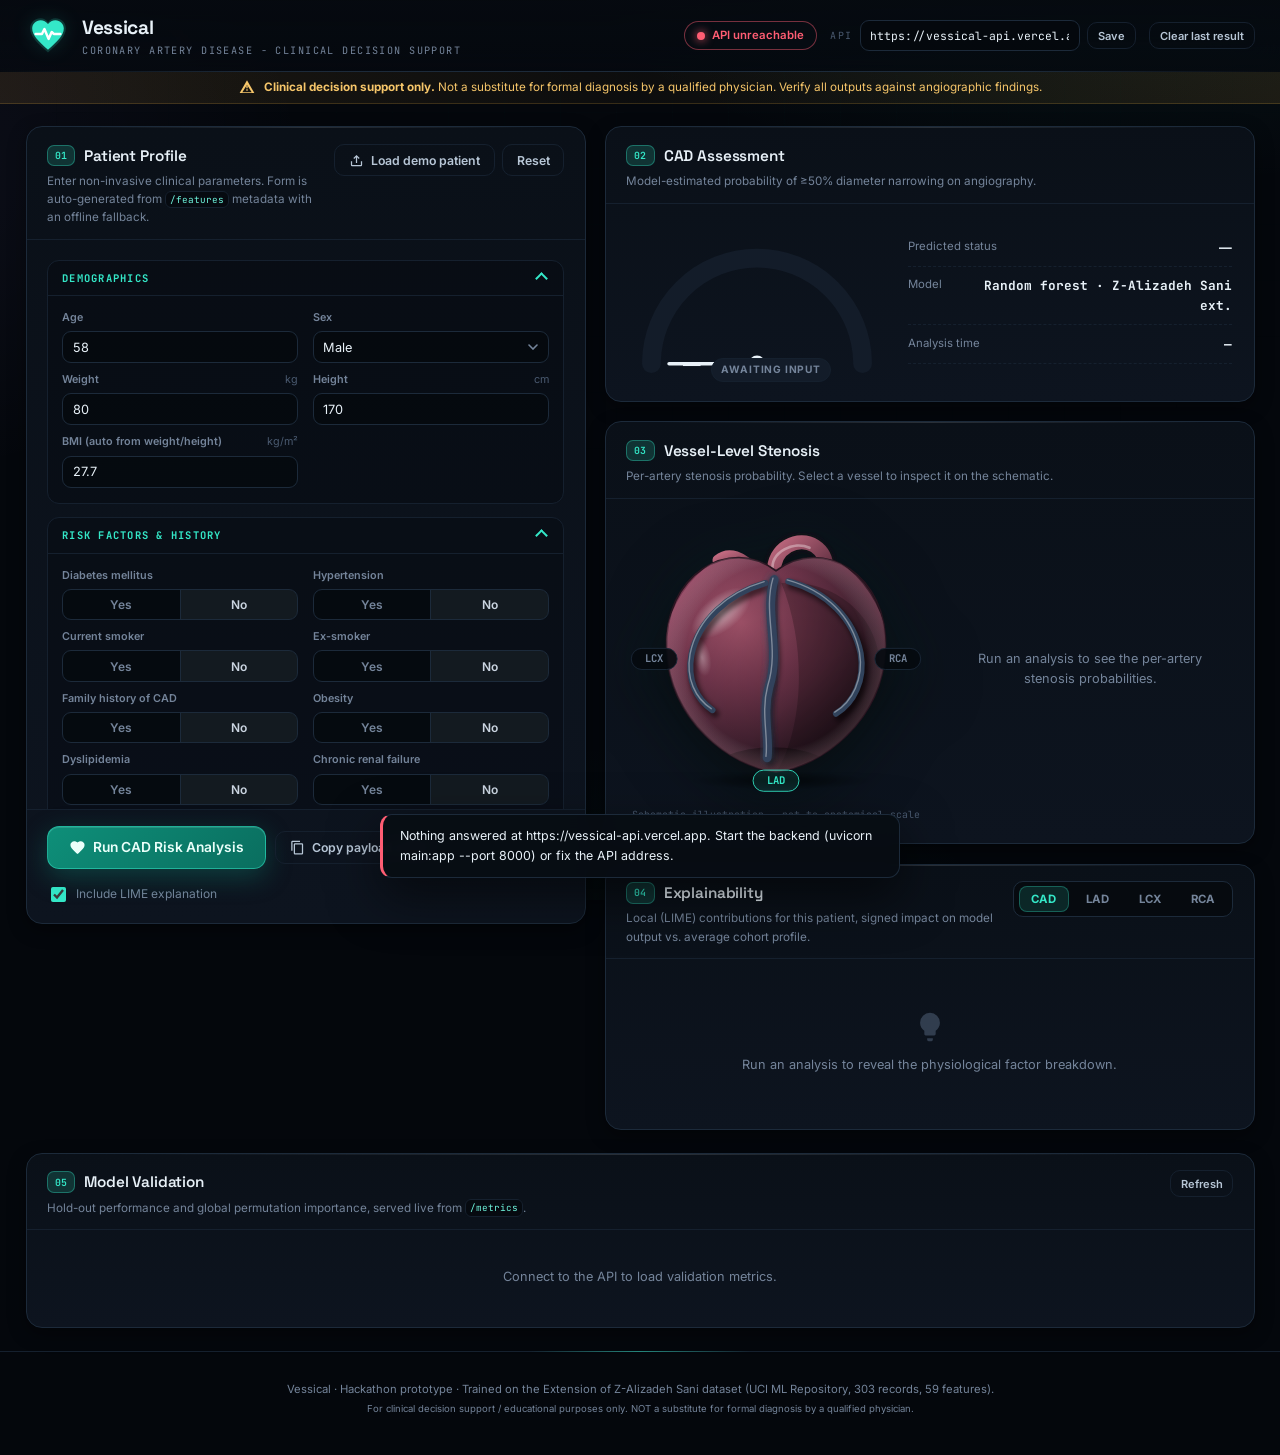
<file: index.html>
<!DOCTYPE html>
<html lang="en">
<head>
<meta charset="UTF-8" />
<meta name="viewport" content="width=device-width, initial-scale=1.0" />
<meta name="theme-color" content="#04070c" />
<title>Vessical: CAD Clinical Decision Support</title>
<link rel="preconnect" href="https://fonts.googleapis.com" />
<link rel="preconnect" href="https://fonts.gstatic.com" crossorigin />
<link href="https://fonts.googleapis.com/css2?family=Space+Grotesk:wght@500;600;700&family=Inter:wght@400;500;600;700&family=JetBrains+Mono:wght@500;700&display=swap" rel="stylesheet" />
<link rel="stylesheet" href="styles.css" />
<link rel="icon" href="data:image/svg+xml,%3Csvg xmlns='http://www.w3.org/2000/svg' viewBox='0 0 32 32'%3E%3Cpath d='M16 28C8 21 3 16 3 10.5 3 6 6.5 3 10.5 3c2.5 0 4.5 1.2 5.5 3 1-1.8 3-3 5.5-3C25.5 3 29 6 29 10.5 29 16 24 21 16 28z' fill='%230e7490'/%3E%3Cpath d='M6 15h5l2-4 3 8 2.5-5.5L20 15h6' stroke='white' stroke-width='2' fill='none' stroke-linecap='round' stroke-linejoin='round'/%3E%3C/svg%3E" />
<base target="_blank">
<base target="_blank">
</head>
<body>

<!-- ===================== TOP BAR ===================== -->
<header class="topbar">
  <div class="brand">
    <svg class="brand-logo" viewBox="0 0 32 32" aria-hidden="true">
      <path d="M16 28C8 21 3 16 3 10.5 3 6 6.5 3 10.5 3c2.5 0 4.5 1.2 5.5 3 1-1.8 3-3 5.5-3C25.5 3 29 6 29 10.5 29 16 24 21 16 28z" fill="currentColor" opacity="0.18"/>
      <path d="M16 26C9 20 4.5 15.4 4.5 10.6 4.5 7.2 7.2 4.5 10.6 4.5c2.2 0 4 1 5.4 2.7 1.4-1.7 3.2-2.7 5.4-2.7 3.4 0 6.1 2.7 6.1 6.1 0 4.8-4.5 9.4-11.5 15.4z" fill="currentColor"/>
      <path d="M7 14.5h4.6l1.8-3.6 3 7.2 2.3-5 1.5 1.4H25" stroke="#fff" stroke-width="1.8" fill="none" stroke-linecap="round" stroke-linejoin="round"/>
    </svg>
    <div>
      <h1>Vessical</h1>
      <p>Coronary Artery Disease - Clinical Decision Support</p>
    </div>
  </div>

  <div class="topbar-right">
    <div id="api-status" class="status-pill status-unknown">
      <span class="dot"></span><span id="api-status-text">Checking API…</span>
    </div>
    <div class="api-settings">
      <label for="api-url">API</label>
      <input id="api-url" type="text" spellcheck="false" value="https://vessical-api.vercel.app" />
      <button id="api-save" class="btn btn-ghost btn-sm" title="Save API address">Save</button>
    </div>
    <button id="btn-clear-last" class="btn btn-ghost btn-sm" title="Forget the last prediction stored in this browser">Clear last result</button>
  </div>
</header>

<div class="disclaimer-ribbon" role="note">
  <svg viewBox="0 0 24 24" width="16" height="16"><path d="M12 2 1 21h22L12 2zm0 6.5 7 11.5H5l7-11.5zM11 10v4h2v-4h-2zm0 5.5v2h2v-2h-2z" fill="currentColor"/></svg>
  <span><strong>Clinical decision support only.</strong> Not a substitute for formal diagnosis by a qualified physician. Verify all outputs against angiographic findings.</span>
</div>

<main class="layout">

  <!-- ===================== LEFT: PATIENT FORM ===================== -->
  <section class="panel form-panel" aria-label="Patient data">
    <div class="panel-head">
      <div>
        <h2><span class="step-num">01</span> Patient Profile</h2>
        <p class="panel-sub">Enter non-invasive clinical parameters. Form is auto-generated from <code>/features</code> metadata with an offline fallback.</p>
      </div>
      <div class="head-actions">
        <button id="btn-demo" class="btn btn-ghost" title="Fetch a real record from the dataset">
          <svg viewBox="0 0 24 24" width="15" height="15"><path d="M19 13v6H5v-6H3v6a2 2 0 0 0 2 2h14a2 2 0 0 0 2-2v-6h-2zM11 6.83 8.41 9.41 7 8l5-5 5 5-1.41 1.41L13 6.83V16h-2V6.83z" fill="currentColor"/></svg>
          Load demo patient
        </button>
        <button id="btn-reset" class="btn btn-ghost">Reset</button>
      </div>
    </div>
    <div id="patient-form" class="form-groups"><!-- groups injected by app.js --></div>
    <div class="form-footer">
      <div class="footer-actions">
      <button id="btn-predict" class="btn btn-primary btn-lg">
        <svg viewBox="0 0 24 24" width="17" height="17"><path d="M12 21.35l-1.45-1.32C5.4 15.36 2 12.28 2 8.5 2 5.42 4.42 3 7.5 3c1.74 0 3.41.81 4.5 2.09C13.09 3.81 14.76 3 16.5 3 19.58 3 22 5.42 22 8.5c0 3.78-3.4 6.86-8.55 11.54L12 21.35z" fill="currentColor"/></svg>
        Run CAD Risk Analysis
      </button>
      <button id="btn-copy-json" class="btn btn-ghost" type="button" title="Copy the current form as a POST /predict JSON payload">
        <svg viewBox="0 0 24 24" width="15" height="15" aria-hidden="true"><path d="M16 1H4a2 2 0 0 0-2 2v14h2V3h12V1zm3 4H8a2 2 0 0 0-2 2v14a2 2 0 0 0 2 2h11a2 2 0 0 0 2-2V7a2 2 0 0 0-2-2zm0 16H8V7h11v14z" fill="currentColor"/></svg>
        Copy payload JSON
      </button>
      </div>
      <label class="chk"><input type="checkbox" id="opt-explain" checked /> <span>Include LIME explanation</span></label>
    </div>
  </section>

  <!-- ===================== RIGHT: RESULTS ===================== -->
  <section class="results-col" aria-label="Results">

    <!-- Gauge -->
    <div class="panel" id="panel-cad">
      <div class="panel-head">
        <div>
          <h2><span class="step-num">02</span> CAD Assessment</h2>
          <p class="panel-sub">Model-estimated probability of ≥50% diameter narrowing on angiography.</p>
        </div>
      </div>
      <div class="cad-body" id="cad-body">
        <div class="gauge-wrap">
          <svg class="gauge" viewBox="0 0 220 132">
            <defs>
              <linearGradient id="gaugeGrad" x1="0" y1="0" x2="1" y2="0">
                <stop offset="0%"  stop-color="#10b981"/>
                <stop offset="55%" stop-color="#f59e0b"/>
                <stop offset="100%" stop-color="#ef4444"/>
              </linearGradient>
            </defs>
            <path d="M 20 120 A 90 90 0 0 1 200 120" class="gauge-track"/>
            <path id="gauge-arc" d="M 20 120 A 90 90 0 0 1 200 120" class="gauge-arc"/>
            <g id="gauge-needle" class="gauge-needle"><line x1="110" y1="120" x2="110" y2="45"/></g>
            <circle cx="110" cy="120" r="7" class="gauge-hub"/>
          </svg>
          <div class="gauge-readout">
            <span id="gauge-value" aria-live="polite">—</span>
            <span id="gauge-band" class="band band-idle">Awaiting input</span>
          </div>
        </div>
        <div class="cad-side">
          <div class="stat-row"><span class="stat-label">Predicted status</span><span id="cad-status" class="stat-value" aria-live="polite">—</span></div>
          <div class="stat-row"><span class="stat-label">Model</span><span class="stat-value" id="cad-model">Random forest · Z-Alizadeh Sani ext.</span></div>
          <div class="stat-row"><span class="stat-label">Analysis time</span><span class="stat-value" id="cad-time">—</span></div>
          <div id="truth-box" class="truth-box hidden">
            <h4>Ground truth <span class="muted">(dataset record)</span></h4>
            <div id="truth-chips" class="truth-chips"></div>
          </div>
        </div>
      </div>
    </div>

    <!-- Vessels -->
    <div class="panel" id="panel-vessels">
      <div class="panel-head">
        <div>
          <h2><span class="step-num">03</span> Vessel-Level Stenosis</h2>
          <p class="panel-sub">Per-artery stenosis probability. Select a vessel to inspect it on the schematic.</p>
        </div>
      </div>
      <div class="vessel-layout">
        <div class="heart-schematic" role="group" aria-label="Schematic of the coronary arteries">
          <svg viewBox="0 0 340 322" id="heart-svg" role="img" aria-label="Heart schematic with LCX, LAD and RCA arteries coloured by predicted stenosis risk">
            <defs>
              <!-- main body: light from top-left -->
              <radialGradient id="heartFill" cx="0.34" cy="0.3" r="0.85">
                <stop offset="0%"  stop-color="#a8566e"/>
                <stop offset="35%" stop-color="#7a3a52"/>
                <stop offset="75%" stop-color="#3f2030"/>
                <stop offset="100%" stop-color="#1c0f19"/>
              </radialGradient>
              <!-- form shadow on the right + underside -->
              <linearGradient id="heartShade" x1="0.15" y1="0.1" x2="0.95" y2="0.95">
                <stop offset="0%"  stop-color="#000" stop-opacity="0"/>
                <stop offset="60%" stop-color="#000" stop-opacity="0.18"/>
                <stop offset="100%" stop-color="#000" stop-opacity="0.55"/>
              </linearGradient>
              <!-- specular highlight -->
              <radialGradient id="heartSpec" cx="0.5" cy="0.5" r="0.5">
                <stop offset="0%"  stop-color="#fff" stop-opacity="0.55"/>
                <stop offset="100%" stop-color="#fff" stop-opacity="0"/>
              </radialGradient>
              <!-- rim light on the lower right edge -->
              <radialGradient id="heartRim" cx="0.5" cy="0.5" r="0.5">
                <stop offset="80%" stop-color="#fff" stop-opacity="0"/>
                <stop offset="100%" stop-color="#ff9ab8" stop-opacity="0.25"/>
              </radialGradient>
              <!-- atria + great vessels -->
              <radialGradient id="atriaFill" cx="0.4" cy="0.35" r="0.8">
                <stop offset="0%" stop-color="#8a4660"/>
                <stop offset="100%" stop-color="#2a1521"/>
              </radialGradient>
              <linearGradient id="aortaGrad" x1="0" y1="0" x2="1" y2="1">
                <stop offset="0%" stop-color="#c0697f"/>
                <stop offset="100%" stop-color="#4a2233"/>
              </linearGradient>
              <radialGradient id="groundShadow" cx="0.5" cy="0.5" r="0.5">
                <stop offset="0%" stop-color="#000" stop-opacity="0.5"/>
                <stop offset="100%" stop-color="#000" stop-opacity="0"/>
              </radialGradient>
              <clipPath id="heartClip">
                <path d="M170 62 C 118 22, 42 66, 46 152 C 50 232, 118 284, 170 290 C 222 284, 290 232, 294 152 C 298 66, 222 22, 170 62 Z"/>
              </clipPath>
              <filter id="glow" x="-60%" y="-60%" width="220%" height="220%">
                <feGaussianBlur stdDeviation="4.5" result="b"/>
                <feMerge><feMergeNode in="b"/><feMergeNode in="SourceGraphic"/></feMerge>
              </filter>
              <filter id="softShadow" x="-20%" y="-20%" width="140%" height="140%">
                <feGaussianBlur stdDeviation="3"/>
              </filter>
            </defs>

            <!-- ground shadow -->
            <ellipse cx="176" cy="300" rx="104" ry="10" fill="url(#groundShadow)" pointer-events="none"/>

            <g id="heart-body" class="heart-body">
              <!-- atrial appendages (behind the ventricles) -->
              <ellipse cx="108" cy="82" rx="34" ry="22" transform="rotate(-28 108 82)" style="fill:url(#atriaFill)" pointer-events="none"/>
              <ellipse cx="236" cy="84" rx="36" ry="24" transform="rotate(24 236 84)" style="fill:url(#atriaFill)" pointer-events="none"/>

              <!-- aorta + pulmonary trunk as shaded tubes -->
              <path d="M168 64 C 166 36, 196 22, 214 34 C 232 46, 230 72, 216 84" style="fill:none;stroke:#1c0f19;stroke-width:20;stroke-linecap:round;opacity:.55" filter="url(#softShadow)" pointer-events="none"/>
              <path d="M168 64 C 166 36, 196 22, 214 34 C 232 46, 230 72, 216 84" style="fill:none;stroke:url(#aortaGrad);stroke-width:16;stroke-linecap:round" pointer-events="none"/>
              <path d="M166 62 C 164 40, 190 28, 208 36" style="fill:none;stroke:#fff;stroke-opacity:.35;stroke-width:3;stroke-linecap:round" pointer-events="none"/>
              <path d="M150 66 C 132 44, 116 40, 104 50" style="fill:none;stroke:url(#aortaGrad);stroke-width:12;stroke-linecap:round" pointer-events="none"/>

              <!-- ventricular body -->
              <path class="heart-shape" d="M170 62 C 118 22, 42 66, 46 152 C 50 232, 118 284, 170 290 C 222 284, 290 232, 294 152 C 298 66, 222 22, 170 62 Z"
                    style="fill:url(#heartFill);stroke:#2a1521;stroke-width:2"/>

              <g clip-path="url(#heartClip)" pointer-events="none">
                <!-- right-hand form shadow -->
                <rect x="40" y="20" width="260" height="280" fill="url(#heartShade)"/>
                <!-- right ventricle bulge -->
                <path d="M176 76 C 240 70, 300 120, 286 196 C 272 250, 216 280, 172 288 C 200 240, 206 150, 176 76 Z" fill="#000" opacity="0.22"/>
                <!-- interventricular groove (the LAD runs along it) -->
                <path d="M170 72 C 158 112, 178 150, 164 194 C 156 226, 165 254, 162 280" fill="none" stroke="#150a12" stroke-width="10" opacity="0.45" filter="url(#softShadow)"/>
                <!-- apex darkening -->
                <ellipse cx="166" cy="292" rx="70" ry="30" fill="#000" opacity="0.35"/>
                <!-- rim light -->
                <ellipse cx="170" cy="160" rx="128" ry="130" fill="url(#heartRim)"/>
                <!-- specular highlights -->
                <ellipse cx="108" cy="110" rx="40" ry="20" transform="rotate(-38 108 110)" fill="url(#heartSpec)"/>
                <ellipse cx="86" cy="160" rx="10" ry="22" transform="rotate(-12 86 160)" fill="url(#heartSpec)" opacity=".6"/>
              </g>

              <!-- vessels: soft shadow under each, original path on top, thin highlight over -->
              <g class="vessel-shadow-group" pointer-events="none" filter="url(#softShadow)" style="fill:none;stroke:#000;stroke-opacity:.55;stroke-width:9;stroke-linecap:round" transform="translate(3 4)">
                <path d="M158 76 C 116 88, 82 118, 74 158 C 69 186, 80 208, 98 220"/>
                <path d="M168 72 C 156 112, 176 150, 162 194 C 154 224, 163 252, 160 274"/>
                <path d="M184 74 C 228 86, 258 116, 266 156 C 271 186, 258 212, 238 224"/>
              </g>

              <path id="vessel-LCX" class="vessel" d="M158 76 C 116 88, 82 118, 74 158 C 69 186, 80 208, 98 220"/>
              <path id="vessel-LAD" class="vessel" d="M168 72 C 156 112, 176 150, 162 194 C 154 224, 163 252, 160 274"/>
              <path id="vessel-RCA" class="vessel" d="M184 74 C 228 86, 258 116, 266 156 C 271 186, 258 212, 238 224"/>

              <g class="vessel-hl-group" pointer-events="none" transform="translate(-1.4 -1.6)" style="fill:none;stroke:#fff;stroke-opacity:.38;stroke-width:1.6;stroke-linecap:round">
                <path d="M158 76 C 116 88, 82 118, 74 158 C 69 186, 80 208, 98 220"/>
                <path d="M168 72 C 156 112, 176 150, 162 194 C 154 224, 163 252, 160 274"/>
                <path d="M184 74 C 228 86, 258 116, 266 156 C 271 186, 258 212, 238 224"/>
              </g>
            </g>

            <!-- labels -->
            <g class="vessel-label" data-vessel="LCX" tabindex="0" role="button" aria-label="Inspect LCX">
              <rect x="6" y="150" width="52" height="24" rx="12"/>
              <text x="32" y="166" text-anchor="middle">LCX</text>
            </g>
            <g class="vessel-label" data-vessel="LAD" tabindex="0" role="button" aria-label="Inspect LAD">
              <rect x="144" y="288" width="52" height="24" rx="12"/>
              <text x="170" y="304" text-anchor="middle">LAD</text>
            </g>
            <g class="vessel-label" data-vessel="RCA" tabindex="0" role="button" aria-label="Inspect RCA">
              <rect x="282" y="150" width="52" height="24" rx="12"/>
              <text x="308" y="166" text-anchor="middle">RCA</text>
            </g>
          </svg>
          <p class="schematic-note">Schematic illustration — not to anatomical scale</p>
        </div>
        <div class="vessel-cards" id="vessel-cards"><!-- injected --></div>
      </div>
    </div>

    <!-- Explanation -->
    <div class="panel" id="panel-explain">
      <div class="panel-head">
        <div>
          <h2><span class="step-num">04</span> Explainability</h2>
          <p class="panel-sub">Local (LIME) contributions for this patient, signed impact on model output vs. average cohort profile.</p>
        </div>
        <div class="tabbar" id="explain-tabs" role="tablist" aria-label="Explanation target">
          <button class="tab active" id="tab-CAD" data-target="CAD" role="tab" aria-selected="true"  aria-controls="explain-body">CAD</button>
          <button class="tab"        id="tab-LAD" data-target="LAD" role="tab" aria-selected="false" aria-controls="explain-body" tabindex="-1">LAD</button>
          <button class="tab"        id="tab-LCX" data-target="LCX" role="tab" aria-selected="false" aria-controls="explain-body" tabindex="-1">LCX</button>
          <button class="tab"        id="tab-RCA" data-target="RCA" role="tab" aria-selected="false" aria-controls="explain-body" tabindex="-1">RCA</button>
        </div>
      </div>
      <div id="explain-body" class="explain-body" role="tabpanel" aria-labelledby="tab-CAD">
        <div class="empty-state">
          <svg viewBox="0 0 24 24" width="34" height="34"><path d="M12 2a7 7 0 0 0-7 7c0 2.4 1.2 4.5 3 5.7V17a1 1 0 0 0 1 1h6a1 1 0 0 0 1-1v-2.3c1.8-1.3 3-3.4 3-5.7a7 7 0 0 0-7-7zm-2 19a1 1 0 0 0 1 1h2a1 1 0 0 0 1-1v-1h-4v1z" fill="currentColor"/></svg>
          <p>Run an analysis to reveal the physiological factor breakdown.</p>
        </div>
      </div>
    </div>

  </section>
</main>

<!-- ===================== METRICS ===================== -->
<section class="panel metrics-panel" aria-label="Model metrics">
  <div class="panel-head">
    <div>
      <h2><span class="step-num">05</span> Model Validation</h2>
      <p class="panel-sub">Hold-out performance and global permutation importance, served live from <code>/metrics</code>.</p>
    </div>
    <button id="btn-refresh-metrics" class="btn btn-ghost btn-sm">Refresh</button>
  </div>
  <div id="metrics-body"><div class="empty-state small"><p>Connect to the API to load validation metrics.</p></div></div>
</section>

<footer class="footer">
  <p>Vessical · Hackathon prototype · Trained on the Extension of Z-Alizadeh Sani dataset (UCI ML Repository, 303 records, 59 features).</p>
  <p class="muted">For clinical decision support / educational purposes only. NOT a substitute for formal diagnosis by a qualified physician.</p>
</footer>

<div id="toast" class="toast" role="status" aria-live="polite"></div>

<script src="contract.js"></script>
<script src="app.js"></script>
</body>
</html>
</file>
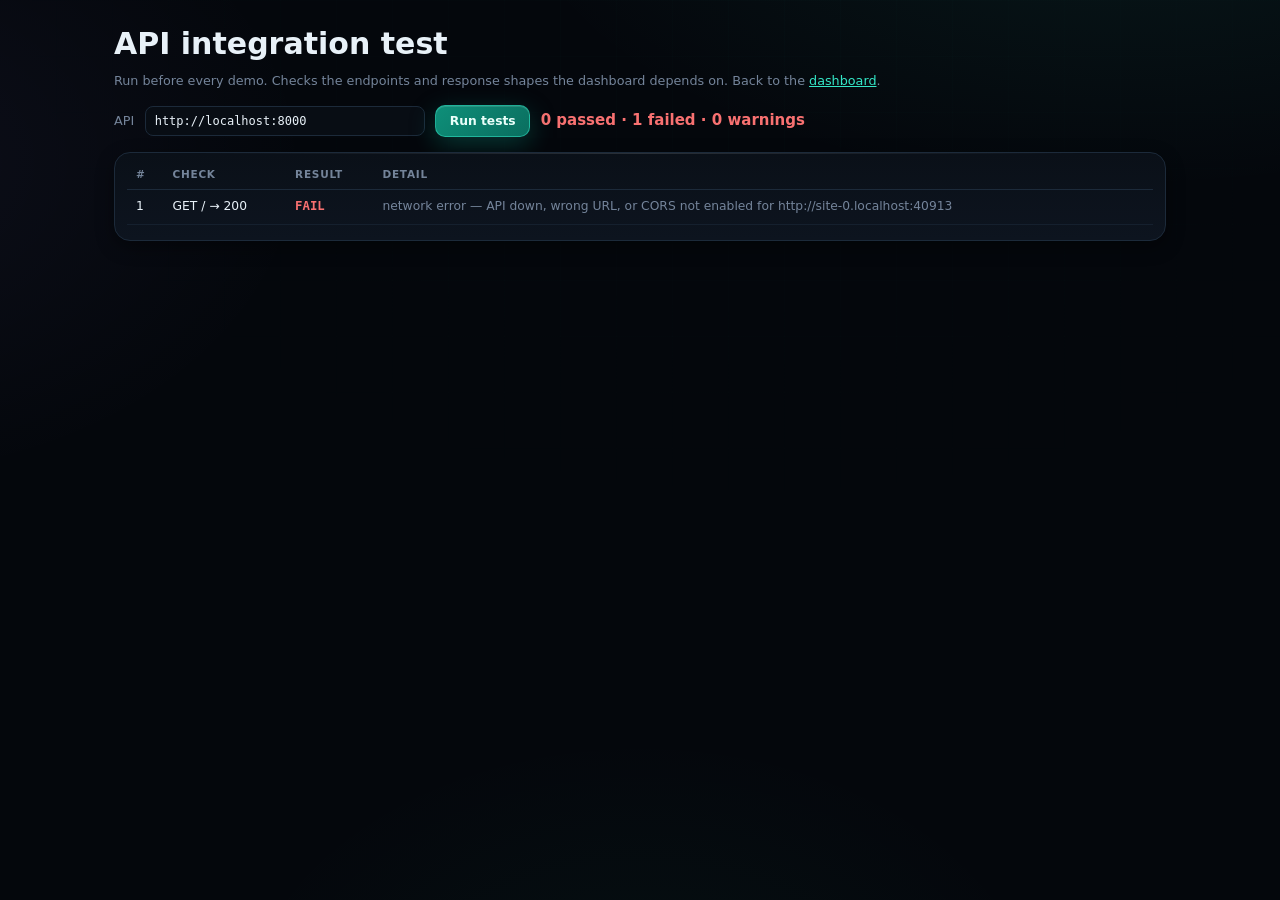
<file: test.html>
<!DOCTYPE html>
<html lang="en">
<head>
<meta charset="UTF-8" />
<meta name="viewport" content="width=device-width, initial-scale=1.0" />
<title>CoronaryCare AI — API integration test</title>
<link rel="stylesheet" href="styles.css" />
<style>
  .wrap{max-width:1100px;margin:0 auto;padding:1.4rem 1.6rem 2.5rem}
  .bar{display:flex;align-items:center;gap:.7rem;flex-wrap:wrap;margin:1rem 0}
  .bar input{width:280px;background:var(--bg-soft);border:1px solid var(--line);color:var(--text);
    border-radius:8px;padding:.45rem .6rem;font-family:"JetBrains Mono",monospace;font-size:.8rem}
  table.results{width:100%;border-collapse:collapse;font-size:.82rem}
  table.results th{text-align:left;color:var(--muted);font-size:.7rem;text-transform:uppercase;letter-spacing:.07em;padding:.45rem .6rem;border-bottom:1px solid var(--line)}
  table.results td{padding:.5rem .6rem;border-bottom:1px solid var(--line-soft);vertical-align:top}
  td.st{font-weight:800;font-family:"JetBrains Mono",monospace;white-space:nowrap}
  .PASS{color:var(--good)} .FAIL{color:#f87171} .WARN{color:#fbbf24} .SKIP{color:var(--muted)}
  td.detail{color:var(--muted);white-space:pre-wrap;word-break:break-word}
  #summary{font-weight:700}
</style>
</head>
<body>
<div class="wrap">
  <h1 style="margin:0 0 .2rem">API integration test</h1>
  <p class="muted" style="margin:0">Run before every demo. Checks the endpoints and response shapes the dashboard depends on. Back to the <a href="index.html" style="color:var(--accent)">dashboard</a>.</p>

  <div class="bar">
    <label for="api" class="muted">API</label>
    <input id="api" type="text" spellcheck="false" value="http://localhost:8000" />
    <button id="run" class="btn btn-primary">Run tests</button>
    <span id="summary"></span>
  </div>

  <div class="panel" style="padding:.4rem .8rem 1rem">
    <table class="results" aria-live="polite">
      <thead><tr><th>#</th><th>Check</th><th>Result</th><th>Detail</th></tr></thead>
      <tbody id="rows"></tbody>
    </table>
  </div>
</div>
<script src="contract.js"></script>
<script src="test.js"></script>
</body>
</html>
</file>
<file: styles.css>
/* ==========================================================================
   Vessical — CoronaryCare AI · "Clinical Noir" design system
   --------------------------------------------------------------------------
   Darker contrast, signature phosphor-mint accent, Space Grotesk display
   type, ambient glow layers, custom scrollbars, and 200ms-slow ease
   micro-interactions. All original class names and IDs preserved so
   app.js / contract.js keep working untouched.
   ========================================================================== */

:root{
  /* ---- signature palette ---- */
  --bg:        #04070c;                     /* near-black blue */
  --bg-soft:   #080d14;
  --panel:     #0a1018;
  --panel-2:   #0d141f;
  --panel-hi:  #101a28;
  --line:      #1c2a3a;                     /* faint cold edge */
  --line-soft: #15202e;
  --line-hi:   #2a3f57;

  --text:      #e8f1f8;
  --text-dim:  #b7c6d6;
  --muted:     #74849a;
  --faint:     #4a5a70;

  /* phosphor mint — the Vessical signature */
  --accent:       #34e8c8;
  --accent-bright:#6ff5dd;
  --accent-deep:  #0d8f7a;
  --accent-glow:  rgba(52,232,200,.16);

  /* signal colors */
  --good: #2ee6a8;
  --warn: #f5b544;
  --bad:  #ff5d73;

  /* violet reserved for the CAD gauge readout — clinical "alarm" purple */
  --violet:#9d8bff;

  --radius:   16px;
  --radius-sm:11px;
  --shadow:   0 18px 50px rgba(0,0,0,.55);
  --shadow-sm:0 6px 18px rgba(0,0,0,.4);

  --ease: cubic-bezier(.22,1,.36,1);         /* the Vessical ease — use everywhere */

  font-size:15px;
}

*{box-sizing:border-box}
html{scroll-behavior:smooth}
html,body{margin:0;padding:0}

body{
  background:var(--bg);
  color:var(--text);
  font-family:"Inter",system-ui,-apple-system,"Segoe UI",sans-serif;
  min-height:100vh;
  line-height:1.55;
  -webkit-font-smoothing:antialiased;
  overflow-x:hidden;
}

/* ---- ambient layers: monitor grid + aurora + film grain ---- */
body::before{
  content:"";position:fixed;inset:0;z-index:-2;pointer-events:none;
  background:
    radial-gradient(1000px 480px at 88% -12%, rgba(52,232,200,.075), transparent 62%),
    radial-gradient(800px 560px at -12% 18%, rgba(157,139,255,.06), transparent 58%),
    radial-gradient(700px 500px at 50% 115%, rgba(46,230,168,.045), transparent 60%),
    var(--bg);
}
body::after{
  content:"";position:fixed;inset:0;z-index:-1;pointer-events:none;opacity:.5;
  background-image:
    linear-gradient(rgba(52,232,200,.028) 1px, transparent 1px),
    linear-gradient(90deg, rgba(52,232,200,.028) 1px, transparent 1px);
  background-size:56px 56px;
  mask-image:radial-gradient(1200px 800px at 60% 0%, #000 0%, transparent 78%);
  -webkit-mask-image:radial-gradient(1200px 800px at 60% 0%, #000 0%, transparent 78%);
}

code{
  font-family:"JetBrains Mono",monospace;font-size:.8em;
  background:#060a10;border:1px solid var(--line-soft);
  padding:.12em .45em;border-radius:6px;color:var(--accent-bright);
}
.muted{color:var(--muted);font-weight:400;font-size:.85em}
.hidden{display:none !important}

/* ============================ TOP BAR ============================ */
.topbar{
  display:flex;align-items:center;justify-content:space-between;gap:1rem;
  padding:.85rem 1.7rem;
  border-bottom:1px solid transparent;
  background:linear-gradient(180deg, rgba(6,10,16,.92), rgba(6,10,16,.72));
  backdrop-filter:blur(14px) saturate(1.2);
  -webkit-backdrop-filter:blur(14px) saturate(1.2);
  position:sticky;top:0;z-index:50;
  border-image:linear-gradient(90deg, transparent, var(--line) 20%, var(--line) 80%, transparent) 1;
}
.brand{display:flex;align-items:center;gap:.85rem}
.brand-logo{
  width:44px;height:44px;color:var(--accent);
  filter:drop-shadow(0 0 10px var(--accent-glow));
  transition:filter .4s var(--ease);
}
.brand:hover .brand-logo{filter:drop-shadow(0 0 16px rgba(52,232,200,.35))}
.brand h1{
  margin:0;font-size:1.28rem;font-weight:700;letter-spacing:-.02em;
  font-family:"Space Grotesk",sans-serif;
}
.brand h1 span{color:var(--accent)}
.brand p{
  margin:0;font-size:.68rem;color:var(--muted);letter-spacing:.14em;text-transform:uppercase;
  font-family:"JetBrains Mono",monospace;
}
.topbar-right{display:flex;align-items:center;gap:.9rem;flex-wrap:wrap}

.status-pill{
  display:inline-flex;align-items:center;gap:.45rem;font-size:.76rem;font-weight:600;
  padding:.34rem .8rem;border-radius:999px;
  border:1px solid var(--line);background:rgba(8,13,20,.7);
  transition:border-color .3s var(--ease), color .3s var(--ease);
}
.status-pill .dot{width:8px;height:8px;border-radius:50%;background:var(--muted);transition:background .3s}
.status-pill.status-ok{border-color:rgba(46,230,168,.45);color:var(--good)}
.status-pill.status-ok .dot{background:var(--good);box-shadow:0 0 10px var(--good);animation:pulse 2.2s ease-in-out infinite}
.status-pill.status-bad{border-color:rgba(255,93,115,.45);color:var(--bad)}
.status-pill.status-bad .dot{background:var(--bad);box-shadow:0 0 10px var(--bad)}
.status-pill.status-unknown .dot{background:var(--warn);box-shadow:0 0 8px var(--warn);animation:pulse 1.6s ease-in-out infinite}
@keyframes pulse{0%,100%{opacity:1}50%{opacity:.35}}

.api-settings{display:flex;align-items:center;gap:.5rem}
.api-settings label{
  font-size:.66rem;color:var(--faint);text-transform:uppercase;letter-spacing:.12em;
  font-family:"JetBrains Mono",monospace;
}
.api-settings input{
  width:220px;background:rgba(4,8,13,.8);border:1px solid var(--line);color:var(--text);
  border-radius:9px;padding:.45rem .65rem;
  font-family:"JetBrains Mono",monospace;font-size:.76rem;outline:none;
  transition:border-color .25s var(--ease), box-shadow .25s var(--ease), background .25s;
}
.api-settings input:hover{border-color:var(--line-hi)}
.api-settings input:focus{border-color:var(--accent);box-shadow:0 0 0 3px var(--accent-glow)}

.disclaimer-ribbon{
  display:flex;align-items:center;gap:.6rem;justify-content:center;
  background:linear-gradient(90deg, rgba(245,181,68,.1), rgba(245,181,68,.04) 50%, rgba(245,181,68,.1));
  border-bottom:1px solid rgba(245,181,68,.18);
  color:#f6c66a;font-size:.78rem;padding:.42rem 1rem;text-align:center;
}

/* ============================ LAYOUT ============================ */
.layout{
  display:grid;grid-template-columns:minmax(430px,560px) 1fr;
  gap:1.3rem;padding:1.5rem 1.7rem;max-width:1560px;margin:0 auto;align-items:start;
}
.results-col{display:flex;flex-direction:column;gap:1.3rem;min-width:0}

.panel{
  position:relative;
  background:linear-gradient(180deg,var(--panel),var(--panel-2));
  border:1px solid var(--line);
  border-radius:var(--radius);
  box-shadow:var(--shadow-sm);
  overflow:hidden;
  transition:border-color .35s var(--ease), box-shadow .35s var(--ease), transform .35s var(--ease);
}
.panel:hover{border-color:var(--line-hi);box-shadow:var(--shadow)}
/* faint top-light on each panel */
.panel::before{
  content:"";position:absolute;inset:0 0 auto 0;height:1px;pointer-events:none;
  background:linear-gradient(90deg, transparent 8%, rgba(232,241,248,.14) 50%, transparent 92%);
}
.panel-head{
  display:flex;justify-content:space-between;align-items:flex-start;gap:1rem;
  padding:1.1rem 1.35rem .85rem;border-bottom:1px solid var(--line-soft);
}
.panel-head h2{
  margin:0;font-size:1.02rem;font-weight:600;letter-spacing:-.01em;
  display:flex;align-items:center;gap:.6rem;
  font-family:"Space Grotesk",sans-serif;
}
.step-num{
  font-family:"JetBrains Mono",monospace;font-size:.66rem;color:var(--accent);
  border:1px solid rgba(52,232,200,.35);border-radius:7px;padding:.14rem .45rem;
  background:var(--accent-glow);letter-spacing:.05em;
}
.panel-sub{margin:.3rem 0 0;font-size:.78rem;color:var(--muted)}
.head-actions{display:flex;gap:.5rem;flex-shrink:0}

/* ============================ BUTTONS ============================ */
.btn{
  display:inline-flex;align-items:center;justify-content:center;gap:.5rem;
  border:1px solid var(--line);background:rgba(13,20,31,.85);color:var(--text);
  border-radius:10px;padding:.52rem .9rem;
  font-family:inherit;font-size:.82rem;font-weight:600;cursor:pointer;
  transition:transform .18s var(--ease), background .2s var(--ease),
             border-color .2s var(--ease), box-shadow .25s var(--ease), color .2s;
  position:relative;overflow:hidden;
}
.btn::after{                                   /* sheen sweep */
  content:"";position:absolute;top:0;bottom:0;left:-60%;width:40%;
  background:linear-gradient(100deg, transparent, rgba(255,255,255,.07), transparent);
  transform:skewX(-18deg);transition:left .5s var(--ease);pointer-events:none;
}
.btn:hover::after{left:130%}
.btn:hover{
  transform:translateY(-1.5px);border-color:var(--line-hi);
  box-shadow:0 8px 22px rgba(0,0,0,.45), 0 0 0 1px rgba(52,232,200,.06);
}
.btn:active{transform:translateY(0) scale(.985)}
.btn-primary{
  background:linear-gradient(135deg,#0e8f79,#0a6e5f);
  border-color:rgba(52,232,200,.5);color:#eafffa;
  box-shadow:0 8px 26px rgba(13,143,122,.35), inset 0 1px 0 rgba(255,255,255,.12);
}
.btn-primary:hover{
  background:linear-gradient(135deg,#11a98f,#0c7d6a);
  box-shadow:0 10px 32px rgba(13,143,122,.5), 0 0 22px rgba(52,232,200,.18), inset 0 1px 0 rgba(255,255,255,.15);
}
.btn-ghost{background:transparent;border-color:var(--line-soft);color:var(--text-dim)}
.btn-ghost:hover{color:var(--text)}
.btn-sm{padding:.36rem .65rem;font-size:.74rem}
.btn-lg{padding:.78rem 1.4rem;font-size:.92rem;border-radius:12px}
.btn[disabled]{opacity:.5;cursor:not-allowed;transform:none;box-shadow:none}
.btn[disabled]::after{display:none}

/* ============================ FORM ============================ */
.form-groups{padding:.4rem 1.35rem 1rem}

.fieldset{
  border:1px solid var(--line-soft);border-radius:12px;margin-top:.9rem;overflow:hidden;
  background:rgba(4,8,13,.35);
  transition:border-color .3s var(--ease);
}
.fieldset:hover{border-color:var(--line)}
.fieldset>summary{
  list-style:none;cursor:pointer;user-select:none;
  display:flex;align-items:center;justify-content:space-between;
  padding:.62rem .95rem;
  font-size:.7rem;font-weight:700;text-transform:uppercase;letter-spacing:.12em;color:var(--accent);
  font-family:"JetBrains Mono",monospace;
  transition:background .25s var(--ease);
}
.fieldset>summary:hover{background:rgba(52,232,200,.04)}
.fieldset>summary::-webkit-details-marker{display:none}
.fieldset>summary::after{
  content:"";width:7px;height:7px;margin-right:.2rem;
  border-right:2px solid currentColor;border-bottom:2px solid currentColor;
  transform:rotate(45deg);transition:transform .25s var(--ease);
}
.fieldset[open]>summary{border-bottom:1px solid var(--line-soft)}
.fieldset[open]>summary::after{transform:rotate(-135deg)}
.fieldset .fields{display:grid;grid-template-columns:1fr 1fr;gap:.6rem .95rem;padding:.9rem .95rem 1rem}

.field{display:flex;flex-direction:column;gap:.3rem;min-width:0}
.field.full{grid-column:1/-1}
.field label{
  font-size:.72rem;font-weight:600;color:var(--muted);
  display:flex;justify-content:space-between;gap:.4rem;
  transition:color .25s var(--ease);
}
.field:focus-within label{color:var(--accent)}
.field label .unit{font-weight:400;color:var(--faint)}
.field input[type=number],.field select{
  background:rgba(4,8,13,.75);border:1px solid var(--line);color:var(--text);
  border-radius:9px;padding:.5rem .65rem;font-size:.85rem;font-family:inherit;outline:none;width:100%;
  transition:border-color .2s var(--ease), box-shadow .25s var(--ease), background .2s;
  appearance:none;
}
.field select{
  background-image:url("data:image/svg+xml,%3Csvg xmlns='http://www.w3.org/2000/svg' width='10' height='6'%3E%3Cpath d='M1 1l4 4 4-4' stroke='%2374849a' stroke-width='1.6' fill='none' stroke-linecap='round'/%3E%3C/svg%3E");
  background-repeat:no-repeat;background-position:right .7rem center;
  padding-right:1.8rem;
}
.field select option{background:#0a1018;color:var(--text)}
.field input[type=number]:hover,.field select:hover{border-color:var(--line-hi)}
.field input[type=number]:focus,.field select:focus{
  border-color:var(--accent);background:rgba(52,232,200,.03);
  box-shadow:0 0 0 3px var(--accent-glow);
}
/* hide number spinners — cleaner, calmer inputs */
.field input[type=number]::-webkit-outer-spin-button,
.field input[type=number]::-webkit-inner-spin-button{-webkit-appearance:none;margin:0}
.field input[type=number]{-moz-appearance:textfield}
.field .hint{font-size:.68rem;color:var(--faint);margin:0}
.field .hint.err{color:var(--bad)}

.seg{display:flex;border:1px solid var(--line);border-radius:9px;overflow:hidden;background:rgba(4,8,13,.75)}
.seg button{
  flex:1;background:transparent;border:none;color:var(--muted);padding:.48rem 0;
  font-family:inherit;font-size:.8rem;font-weight:600;cursor:pointer;
  transition:background .25s var(--ease),color .25s var(--ease);
}
.seg button+button{border-left:1px solid var(--line)}
.seg button:hover{color:var(--text-dim)}
.seg button.on-y{background:rgba(46,230,168,.16);color:var(--good);box-shadow:inset 0 0 0 1px rgba(46,230,168,.3)}
.seg button.on-n{background:rgba(148,163,184,.1);color:#cbd5e1}

.form-footer{
  display:flex;align-items:center;justify-content:space-between;gap:1rem;flex-wrap:wrap;
  padding:1.05rem 1.35rem 1.25rem;border-top:1px solid var(--line-soft);
}
.footer-actions{display:flex;align-items:center;gap:.6rem;flex-wrap:wrap}
.chk{display:flex;align-items:center;gap:.5rem;font-size:.8rem;color:var(--muted);cursor:pointer;user-select:none;transition:color .2s}
.chk:hover{color:var(--text-dim)}
.chk input{accent-color:var(--accent);width:15px;height:15px;cursor:pointer}

/* custom thin scrollbar for the form column */
.form-panel .form-groups{scrollbar-width:thin;scrollbar-color:var(--line-hi) transparent}
.form-panel .form-groups::-webkit-scrollbar{width:8px}
.form-panel .form-groups::-webkit-scrollbar-track{background:transparent}
.form-panel .form-groups::-webkit-scrollbar-thumb{background:var(--line);border-radius:99px;border:2px solid transparent;background-clip:content-box}
.form-panel .form-groups::-webkit-scrollbar-thumb:hover{background:var(--line-hi);border:2px solid transparent;background-clip:content-box}

/* ============================ CAD GAUGE ============================ */
.cad-body{
  display:grid;grid-template-columns:auto 1fr;gap:1.5rem;
  padding:1.3rem 1.45rem 1.5rem;align-items:center;
}
.gauge-wrap{position:relative;width:258px}
.gauge{width:100%;display:block}
.gauge-track{fill:none;stroke:#131c29;stroke-width:16;stroke-linecap:round}
.gauge-arc{
  fill:none;stroke:url(#gaugeGrad);stroke-width:16;stroke-linecap:round;
  stroke-dashoffset:283;
  transition:stroke-dashoffset 1.1s var(--ease);
  filter:drop-shadow(0 0 8px rgba(52,232,200,.25));
}
.gauge-needle{
  transform-box:view-box;transform-origin:110px 120px;transform:rotate(-90deg);
  transition:transform 1.1s var(--ease);
}
.gauge-needle line{stroke:var(--text);stroke-width:3;stroke-linecap:round}
.gauge-hub{fill:var(--text)}
.gauge-readout{position:absolute;left:0;right:0;bottom:-8px;text-align:center}
.gauge-readout #gauge-value{
  font-family:"JetBrains Mono",monospace;font-size:1.95rem;font-weight:700;letter-spacing:-.02em;
}
.band{
  display:inline-block;margin-left:.5rem;font-size:.68rem;font-weight:700;text-transform:uppercase;
  letter-spacing:.08em;padding:.22rem .6rem;border-radius:999px;vertical-align:middle;
  border:1px solid transparent;
}
.band-idle{background:#131c29;color:var(--muted);border-color:var(--line-soft)}
.band-low{background:rgba(46,230,168,.12);color:var(--good);border-color:rgba(46,230,168,.35)}
.band-moderate,.band-medium{background:rgba(245,181,68,.12);color:var(--warn);border-color:rgba(245,181,68,.35)}
.band-high{background:rgba(255,93,115,.12);color:var(--bad);border-color:rgba(255,93,115,.4)}

.cad-side{display:flex;flex-direction:column;gap:.65rem;min-width:0}
.stat-row{
  display:flex;justify-content:space-between;gap:1rem;
  border-bottom:1px dashed var(--line-soft);padding-bottom:.55rem;
}
.stat-row:last-of-type{border-bottom:none}
.stat-label{font-size:.76rem;color:var(--muted)}
.stat-value{font-size:.85rem;font-weight:700;text-align:right;font-family:"JetBrains Mono",monospace}
.stat-value:not(#cad-time):not(#cad-model){font-family:"Inter",sans-serif}

.truth-box{
  margin-top:.4rem;border:1px solid var(--line-soft);border-radius:12px;
  padding:.75rem .9rem;background:rgba(4,8,13,.55);
}
.truth-box h4{
  margin:0 0 .55rem;font-size:.7rem;text-transform:uppercase;letter-spacing:.1em;color:var(--muted);
  font-family:"JetBrains Mono",monospace;font-weight:700;
}
.truth-chips{display:flex;flex-wrap:wrap;gap:.45rem}
.chip{
  display:inline-flex;align-items:center;gap:.35rem;font-size:.73rem;font-weight:600;
  padding:.28rem .62rem;border-radius:999px;
  border:1px solid var(--line);background:rgba(8,13,20,.8);
  transition:transform .2s var(--ease);
}
.chip:hover{transform:translateY(-1px)}
.chip.ok{border-color:rgba(46,230,168,.45);color:var(--good);background:rgba(46,230,168,.07)}
.chip.bad{border-color:rgba(255,93,115,.45);color:var(--bad);background:rgba(255,93,115,.07)}
.chip.neutral{border-color:var(--line);color:var(--muted)}

/* ============================ VESSELS ============================ */
.vessel-layout{
  display:grid;grid-template-columns:300px 1fr;gap:1.4rem;
  padding:1.15rem 1.35rem 1.4rem;align-items:center;
}
.heart-schematic{perspective:950px}
.heart-schematic svg{width:100%;display:block}
#heart-svg{
  transition:transform .18s ease-out;
  transform-style:preserve-3d;
  will-change:transform;
  filter:drop-shadow(0 16px 30px rgba(0,0,0,.6)) drop-shadow(0 0 24px rgba(52,232,200,.05));
}
#heart-body{
  transform-box:view-box;transform-origin:170px 170px;
  animation:heartbeat 1.6s ease-in-out infinite;
}
@keyframes heartbeat{
  0%,100%{transform:scale(1)}
  12%     {transform:scale(1.028)}
  24%     {transform:scale(1)}
  36%     {transform:scale(1.016)}
}
@media (prefers-reduced-motion:reduce){
  #heart-body{animation:none}
  #heart-svg{transition:none}
}

.vessel{
  fill:none;stroke:#31435c;stroke-width:7;stroke-linecap:round;cursor:pointer;
  transition:stroke .35s var(--ease), stroke-width .35s var(--ease), opacity .35s var(--ease),
             filter .35s var(--ease);
}
.vessel:hover{stroke:#4a678c;stroke-width:8.5;filter:drop-shadow(0 0 6px rgba(120,180,255,.35))}
.vessel.active{stroke-width:10;filter:drop-shadow(0 0 8px currentColor)}

.vessel-label{cursor:pointer;outline:none}
.vessel-label rect{
  fill:rgba(6,10,16,.92);stroke:var(--line);
  transition:stroke .25s var(--ease), fill .25s var(--ease);
}
.vessel-label text{
  fill:var(--muted);font-size:12px;font-weight:700;font-family:"JetBrains Mono",monospace;
  transition:fill .25s var(--ease);
}
.vessel-label:hover rect{stroke:var(--line-hi)}
.vessel-label.active rect{stroke:var(--accent);fill:rgba(52,232,200,.1)}
.vessel-label.active text{fill:var(--accent)}
.schematic-note{font-size:.66rem;color:var(--faint);text-align:center;margin:.45rem 0 0;font-family:"JetBrains Mono",monospace}

.vessel-cards{display:flex;flex-direction:column;gap:.8rem}
.vcard{
  border:1px solid var(--line-soft);border-radius:13px;
  padding:.9rem 1.05rem;background:rgba(4,8,13,.55);
  cursor:pointer;
  transition:border-color .25s var(--ease), transform .2s var(--ease), box-shadow .3s var(--ease), background .25s;
}
.vcard:hover{transform:translateY(-2px);border-color:var(--line-hi);background:rgba(8,13,20,.65)}
.vcard.active{
  border-color:rgba(52,232,200,.5);
  box-shadow:0 0 0 3px rgba(52,232,200,.08), 0 8px 24px rgba(0,0,0,.4);
}
.vcard-top{display:flex;justify-content:space-between;align-items:center;gap:.6rem}
.vcard h3{margin:0;font-size:.92rem;font-weight:700;font-family:"Space Grotesk",sans-serif;letter-spacing:.01em}
.vcard .vprob{font-family:"JetBrains Mono",monospace;font-weight:700;font-size:1.08rem}
.vcard .vlabel{
  font-size:.68rem;font-weight:700;text-transform:uppercase;letter-spacing:.07em;
  padding:.2rem .55rem;border-radius:999px;
}
.vlabel.stenotic{background:rgba(255,93,115,.13);color:var(--bad);border:1px solid rgba(255,93,115,.35)}
.vlabel.normal{background:rgba(46,230,168,.12);color:var(--good);border:1px solid rgba(46,230,168,.35)}
.vbar{height:8px;border-radius:99px;background:#131c29;margin-top:.65rem;overflow:hidden}
.vbar>div{
  height:100%;width:0;border-radius:99px;
  transition:width 1s var(--ease), background .4s;
  box-shadow:0 0 10px rgba(52,232,200,.25);
}
.vcard .vregion{font-size:.72rem;color:var(--muted);margin-top:.5rem}

/* ============================ EXPLANATION ============================ */
.tabbar{
  display:flex;gap:.3rem;background:rgba(4,8,13,.75);
  border:1px solid var(--line);border-radius:10px;padding:.28rem;
}
.tab{
  border:none;background:transparent;color:var(--muted);
  font-family:inherit;font-size:.76rem;font-weight:700;
  padding:.38rem .85rem;border-radius:8px;cursor:pointer;
  transition:background .25s var(--ease),color .25s var(--ease), box-shadow .25s;
}
.tab:hover{color:var(--text-dim)}
.tab.active{
  background:rgba(52,232,200,.13);color:var(--accent);
  box-shadow:inset 0 0 0 1px rgba(52,232,200,.3);
}
.explain-body{padding:1.05rem 1.35rem 1.35rem}

.xbar-row{
  display:grid;grid-template-columns:190px 1fr 64px;gap:.75rem;align-items:center;
  padding:.45rem 0;border-bottom:1px dashed var(--line-soft);
  transition:background .2s;
  border-radius:6px;
}
.xbar-row:hover{background:rgba(52,232,200,.025)}
.xbar-row:last-child{border-bottom:none}
.xfeat{font-size:.8rem;font-weight:600;overflow:hidden;text-overflow:ellipsis;white-space:nowrap}
.xfeat .xval{display:block;font-weight:400;font-size:.68rem;color:var(--muted)}
.xtrack{position:relative;height:20px;background:#131c29;border-radius:7px;overflow:hidden}
.xtrack .zero{position:absolute;left:50%;top:0;bottom:0;width:1px;background:#33465e}
.xfill{
  position:absolute;top:3px;bottom:3px;border-radius:6px;width:0;
  transition:width .9s var(--ease);
}
.xfill.pos{left:50%;background:linear-gradient(90deg,rgba(255,93,115,.45),#ff5d73);box-shadow:0 0 12px rgba(255,93,115,.3)}
.xfill.neg{right:50%;background:linear-gradient(270deg,rgba(46,230,168,.45),#2ee6a8);box-shadow:0 0 12px rgba(46,230,168,.3)}
.xval-out{font-family:"JetBrains Mono",monospace;font-size:.78rem;font-weight:700;text-align:right}
.xval-out.pos{color:var(--bad)}
.xval-out.neg{color:var(--good)}
.xlegend{display:flex;gap:1.2rem;font-size:.72rem;color:var(--muted);margin-top:.8rem}
.xlegend i{display:inline-block;width:10px;height:10px;border-radius:3px;margin-right:.4rem;vertical-align:-1px}

/* ============================ METRICS ============================ */
.metrics-panel{max-width:1560px;margin:0 auto 1.5rem;width:calc(100% - 3.4rem)}
#metrics-body{padding:1.15rem 1.35rem 1.4rem}
.metric-grid{display:grid;grid-template-columns:repeat(auto-fit,minmax(190px,1fr));gap:.8rem}
.mcard{
  border:1px solid var(--line-soft);border-radius:13px;padding:.9rem 1.05rem;
  background:rgba(4,8,13,.55);
  transition:border-color .3s var(--ease), transform .2s var(--ease);
}
.mcard:hover{border-color:var(--line-hi);transform:translateY(-1.5px)}
.mcard h4{
  margin:0 0 .35rem;font-size:.68rem;text-transform:uppercase;letter-spacing:.1em;color:var(--muted);
  font-family:"JetBrains Mono",monospace;font-weight:700;
}
.mcard .mval{
  font-family:"JetBrains Mono",monospace;font-size:1.4rem;font-weight:700;
  color:var(--accent);text-shadow:0 0 18px var(--accent-glow);
}
.mtable{width:100%;border-collapse:collapse;font-size:.8rem;margin-top:.5rem}
.mtable th{
  text-align:left;color:var(--muted);font-size:.68rem;text-transform:uppercase;letter-spacing:.08em;
  padding:.4rem .55rem;border-bottom:1px solid var(--line);
  font-family:"JetBrains Mono",monospace;
}
.mtable td{padding:.4rem .55rem;border-bottom:1px solid var(--line-soft)}
.mtable tbody tr{transition:background .2s}
.mtable tbody tr:hover{background:rgba(52,232,200,.03)}
.metric-section-title{margin:1.25rem 0 .35rem;font-size:.82rem;font-weight:700;font-family:"Space Grotesk",sans-serif}
.metric-raw{
  margin-top:1.25rem;border:1px solid var(--line-soft);border-radius:12px;
  padding:.65rem .9rem;background:rgba(4,8,13,.55);
}
.metric-raw summary{cursor:pointer;font-size:.78rem;font-weight:700;color:var(--warn);list-style:none}
.metric-raw summary::-webkit-details-marker{display:none}
.metric-raw summary::before{content:"▸ ";font-family:"JetBrains Mono",monospace}
.metric-raw[open] summary::before{content:"▾ "}
.metric-raw pre{
  margin:.65rem 0 0;max-height:260px;overflow:auto;
  font-family:"JetBrains Mono",monospace;font-size:.74rem;color:var(--muted);
  scrollbar-width:thin;
}
.metric-raw pre::-webkit-scrollbar{width:8px;height:8px}
.metric-raw pre::-webkit-scrollbar-thumb{background:var(--line);border-radius:99px}

/* ============================ EMPTY / MISC ============================ */
.empty-state{
  display:flex;flex-direction:column;align-items:center;gap:.75rem;
  color:var(--faint);padding:2.3rem 1rem;text-align:center;
}
.empty-state svg{opacity:.6}
.empty-state p{margin:0;font-size:.85rem;color:var(--muted)}
.empty-state.small{padding:1.3rem}

.footer{
  text-align:center;padding:1.7rem 1rem 2.3rem;color:var(--muted);font-size:.75rem;
  border-top:1px solid var(--line-soft);margin-top:.6rem;
  position:relative;
}
.footer::before{
  content:"";position:absolute;top:-1px;left:50%;transform:translateX(-50%);
  width:220px;height:1px;
  background:linear-gradient(90deg, transparent, var(--accent), transparent);
  opacity:.5;
}
.footer p{margin:.25rem 0}

.toast{
  position:fixed;bottom:1.5rem;left:50%;transform:translate(-50%,24px);
  background:rgba(8,13,20,.95);border:1px solid var(--line);border-left:3px solid var(--accent);
  color:var(--text);padding:.78rem 1.15rem;border-radius:12px;font-size:.83rem;
  opacity:0;pointer-events:none;
  transition:opacity .3s var(--ease), transform .3s var(--ease);
  z-index:100;max-width:min(520px,90vw);
  box-shadow:var(--shadow);
  backdrop-filter:blur(8px);
}
.toast.show{opacity:1;transform:translate(-50%,0)}
.toast.err{border-left-color:var(--bad)}

/* ============================ LOADING SPINNER ============================ */
.btn.is-loading{pointer-events:none;opacity:.8}
.btn.is-loading::after{
  content:"";width:13px;height:13px;border-radius:50%;
  border:2px solid currentColor;border-right-color:transparent;
  animation:spin .7s linear infinite;
}
@keyframes spin{to{transform:rotate(360deg)}}

/* ============================ FOCUS ============================ */
:focus-visible{outline:2px solid var(--accent);outline-offset:2px;border-radius:4px}
.vcard:focus-visible{outline:none;border-color:var(--accent);box-shadow:0 0 0 3px rgba(52,232,200,.28)}
.vessel-label:focus-visible{outline:none}
.vessel-label:focus-visible rect{stroke:var(--accent);stroke-width:3}
.vessel-label:focus-visible text{fill:var(--accent)}
.vessel:focus-visible{outline:none}
.tab:focus-visible{outline-offset:0}
.seg button:focus-visible,.fieldset>summary:focus-visible{outline-offset:-2px}

/* panel entrance: everything settles in softly */
@media (prefers-reduced-motion:no-preference){
  .panel{animation:panelIn .55s var(--ease) both}
  .results-col .panel:nth-child(2){animation-delay:.07s}
  .results-col .panel:nth-child(3){animation-delay:.14s}
  @keyframes panelIn{
    from{opacity:0;transform:translateY(10px)}
    to  {opacity:1;transform:translateY(0)}
  }
}

/* ============================ RESPONSIVE ============================ */
@media (min-width:1181px){
  .form-panel{
    position:sticky;top:86px;display:flex;flex-direction:column;
    max-height:calc(100vh - 102px);
  }
  .form-panel .form-groups{flex:1;min-height:0;overflow-y:auto}
  .form-panel .panel-head,.form-panel .form-footer{flex-shrink:0}
}
@media (max-width:1180px){
  .layout{grid-template-columns:1fr}
  .vessel-layout{grid-template-columns:260px 1fr}
}
@media (max-width:760px){
  .cad-body{grid-template-columns:1fr;justify-items:center}
  .vessel-layout{grid-template-columns:1fr}
  .fieldset .fields{grid-template-columns:1fr}
  .topbar{flex-direction:column;align-items:flex-start}
  .metrics-panel{width:calc(100% - 2rem)}
  .xbar-row{grid-template-columns:120px 1fr 56px}
}
</file>
